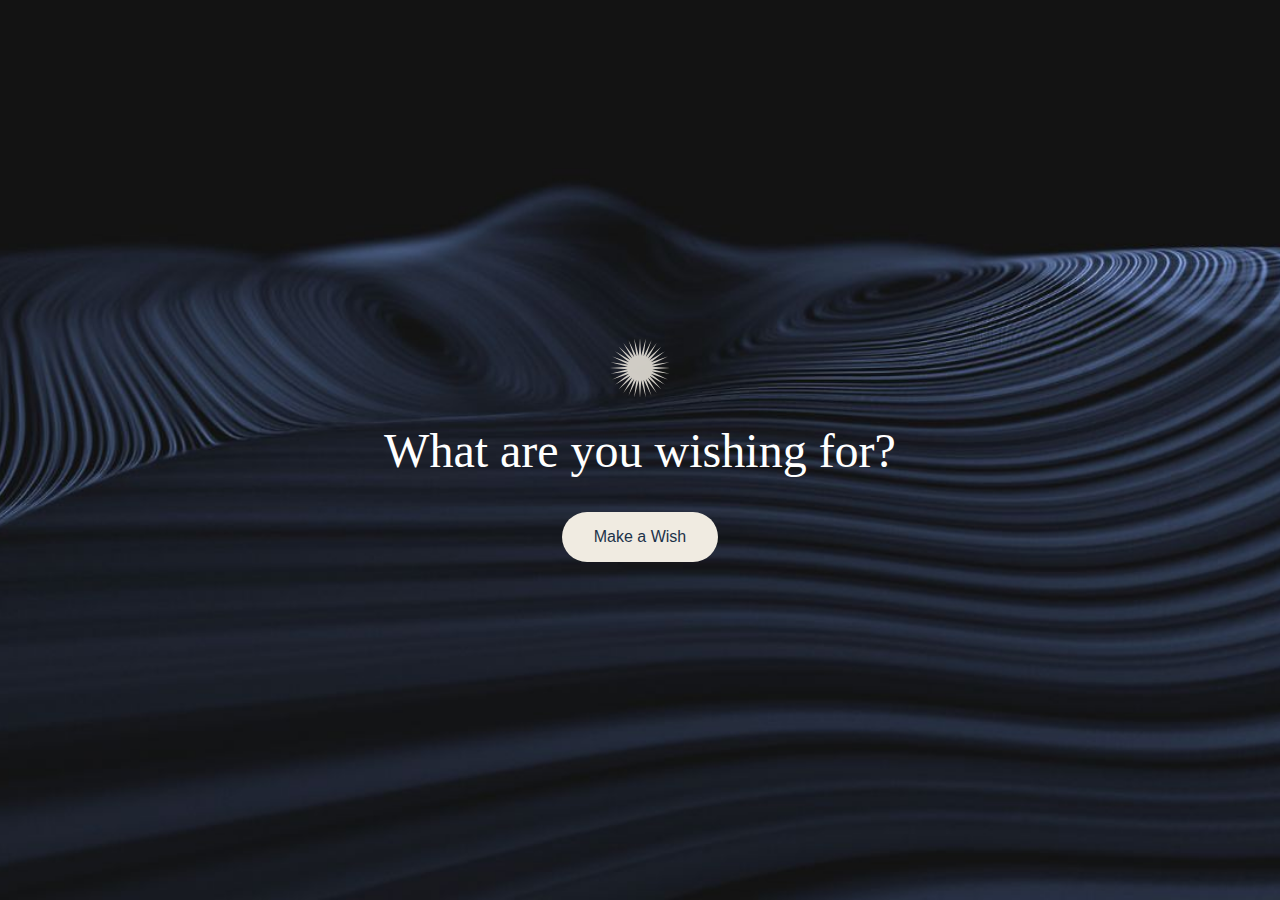
<file: index.html>
<!DOCTYPE html>
<html lang="en">
<head>
  <meta charset="UTF-8" />
  <meta name="viewport" content="width=device-width, initial-scale=1.0"/>
  <link rel="icon" href="images/starburst_dark.svg" type="image/svg+xml">
  <title>Make a wish</title>
  <link href="https://cdn.jsdelivr.net/npm/bootstrap@5.3.3/dist/css/bootstrap.min.css" rel="stylesheet" />
  <link rel="stylesheet" href="css/styles.css" />
</head>
<body>

  <div class="landing">
    <img src="images/starburst_light.svg" alt="" class="landing-icon">
    <h1>What are you wishing for?</h1>
    <a href="main.html" class="btn-hero">Make a Wish</a>
  </div>

  <script src="scripts.js"></script>
</body>
</html>
</file>
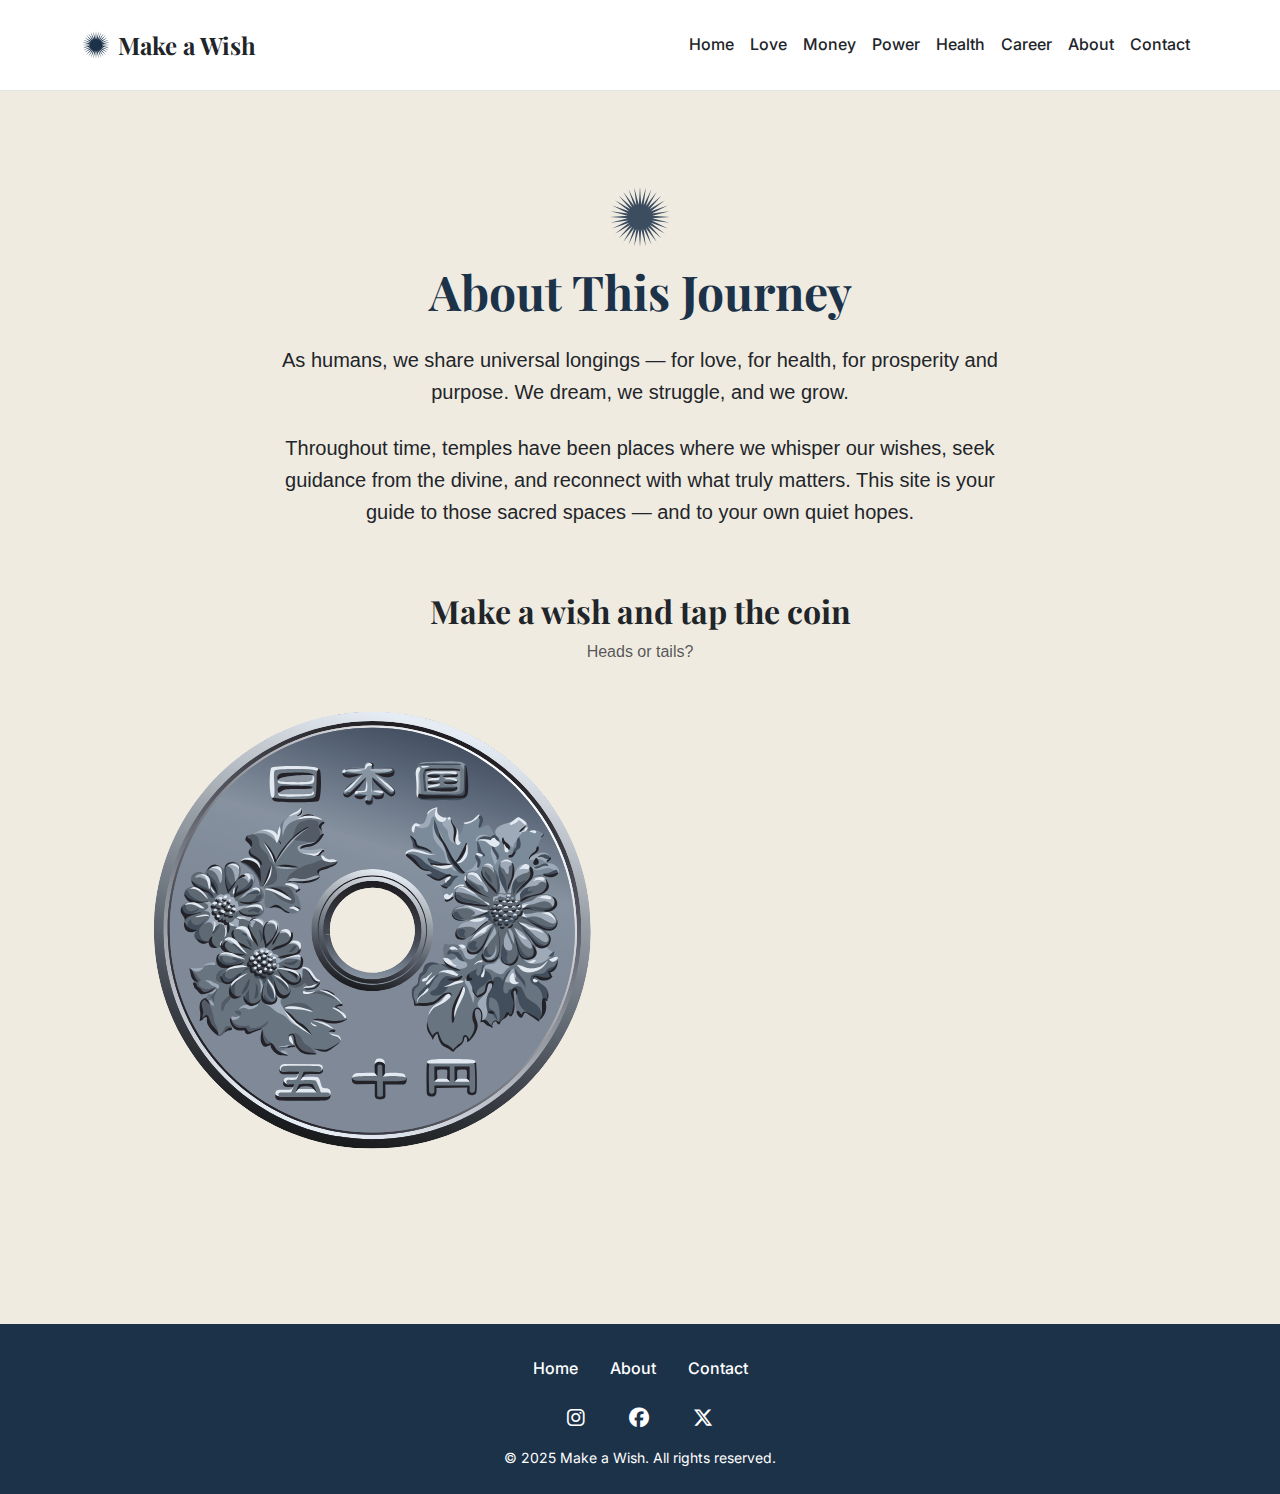
<file: about.html>
<!DOCTYPE html>
<html lang="en">
<head>
  <meta charset="UTF-8" />
  <meta name="viewport" content="width=device-width, initial-scale=1.0"/>
  <title>About | Make a wish</title>
  <link rel="icon" href="images/starburst_dark.svg" type="image/svg+xml">
  <link href="https://cdn.jsdelivr.net/npm/bootstrap@5.3.3/dist/css/bootstrap.min.css" rel="stylesheet">
  <link rel="stylesheet" href="https://cdnjs.cloudflare.com/ajax/libs/font-awesome/6.7.2/css/all.min.css">
  <link rel="stylesheet" href="css/styles.css">
  <link href="https://fonts.googleapis.com/css2?family=Inter:wght@400;500&family=Playfair+Display:wght@500;700&display=swap" rel="stylesheet">
</head>
<body>


<!-- Header -->
<header class="py-4 border-bottom bg-white">
  <div class="container d-flex justify-content-between align-items-center">
    <!-- Logo -->
    <a href="index.html" class="d-flex align-items-center text-decoration-none text-dark fw-bold fs-4">
      <img src="images/starburst_dark.svg" alt="Logo" class="me-2" style="width: 28px; height: 28px;">
      Make a Wish
    </a>

    <!-- Hamburger Button (visible on small screens) -->
<button id="hamburgerBtn" class="navbar-toggler d-lg-none border-0 ms-auto" type="button" aria-label="Toggle navigation">
  <i class="fas fa-bars fa-lg text-dark"></i>
</button>


    <!-- Navigation Menu -->
    <nav>
      <ul class="nav d-none d-lg-flex" id="desktopMenu">
        <li class="nav-item"><a href="main.html" class="nav-link px-2 text-dark">Home</a></li>
        <li class="nav-item"><a href="love.html" class="nav-link px-2 text-dark">Love</a></li>
        <li class="nav-item"><a href="money.html" class="nav-link px-2 text-dark">Money</a></li>
        <li class="nav-item"><a href="power.html" class="nav-link px-2 text-dark">Power</a></li>
        <li class="nav-item"><a href="health.html" class="nav-link px-2 text-dark">Health</a></li>
        <li class="nav-item"><a href="career.html" class="nav-link px-2 text-dark">Career</a></li>
        <li class="nav-item"><a href="about.html" class="nav-link px-2 text-dark">About</a></li>
        <li class="nav-item"><a href="contact.html" class="nav-link px-2 text-dark">Contact</a></li>
      </ul>
    </nav>
  </div>

  <!-- Mobile Menu (hidden by default) -->
  <div id="mobileMenu" class="d-lg-none d-none mt-3 px-3">
    <ul class="nav flex-column text-center">
      <li class="nav-item"><a href="main.html" class="nav-link text-dark py-2">Home</a></li>
      <li class="nav-item"><a href="love.html" class="nav-link text-dark py-2">Love</a></li>
      <li class="nav-item"><a href="money.html" class="nav-link text-dark py-2">Money</a></li>
      <li class="nav-item"><a href="power.html" class="nav-link text-dark py-2">Power</a></li>
      <li class="nav-item"><a href="health.html" class="nav-link text-dark py-2">Health</a></li>
      <li class="nav-item"><a href="career.html" class="nav-link text-dark py-2">Career</a></li>
      <li class="nav-item"><a href="about.html" class="nav-link text-dark py-2">About</a></li>
      <li class="nav-item"><a href="contact.html" class="nav-link text-dark py-2">Contact</a></li>
    </ul>
  </div>
</header>

<!-- About Section -->
<section class="py-5 mt-5 text-center text-dark">
  <div class="container">
    <img src="images/starburst_dark.svg" alt="" class="section-icon mb-3">
    <h1 class="mb-4 display-5 fw-bold">About This Journey</h1>

    <div class="row justify-content-center mb-5">
      <div class="col-md-8">
        <p class="fs-5">
          As humans, we share universal longings — for love, for health, for prosperity and purpose. We dream, we struggle, and we grow.
        </p>
        <p class="fs-5 mt-4">
          Throughout time, temples have been places where we whisper our wishes, seek guidance from the divine, and reconnect with what truly matters. This site is your guide to those sacred spaces — and to your own quiet hopes.
        </p>
      </div>
    </div>

<!-- Coin Flip Mini Game -->
<div class="coin-game text-center mt-5 mb-5">
  <h2 class="fw-bold text-dark">Make a wish and tap the coin </h2>
  <p class="text-muted">Heads or tails? </p>
  <div id="coinFlipGame">
    <img src="images/coin.png" alt="Flip Coin" id="coin" class="coin-img">
    <p id="coinResult" class="fw-semibold mt-3"></p>
  </div>
</div>

</section>


<!-- Footer -->
<footer class="custom-footer text-white text-center py-4 mt-5">
  <div class="container">
    <ul class="nav justify-content-center mb-3">
      <li class="nav-item"><a href="main.html" class="nav-link text-white">Home</a></li>
      <li class="nav-item"><a href="about.html" class="nav-link text-white">About</a></li>
      <li class="nav-item"><a href="contact.html" class="nav-link text-white">Contact</a></li>
    </ul>
    <div class="mb-3">
      <a href="https://instagram.com/templewishes" class="text-white mx-2" target="_blank"><i class="fab fa-instagram fa-lg"></i></a>
      <a href="https://facebook.com/templewishes" class="text-white mx-2" target="_blank"><i class="fab fa-facebook fa-lg"></i></a>
      <a href="https://x.com/templewishes" class="text-white mx-2" target="_blank"><i class="fab fa-x-twitter fa-lg"></i></a>
    </div>
    <p class="mb-0">&copy; 2025 Make a Wish. All rights reserved.</p>
  </div>
</footer>

<script src="https://cdn.jsdelivr.net/npm/bootstrap@5.3.3/dist/js/bootstrap.bundle.min.js"></script>
<script src="js/scripts.js"></script>
</body>
</html>
</file>
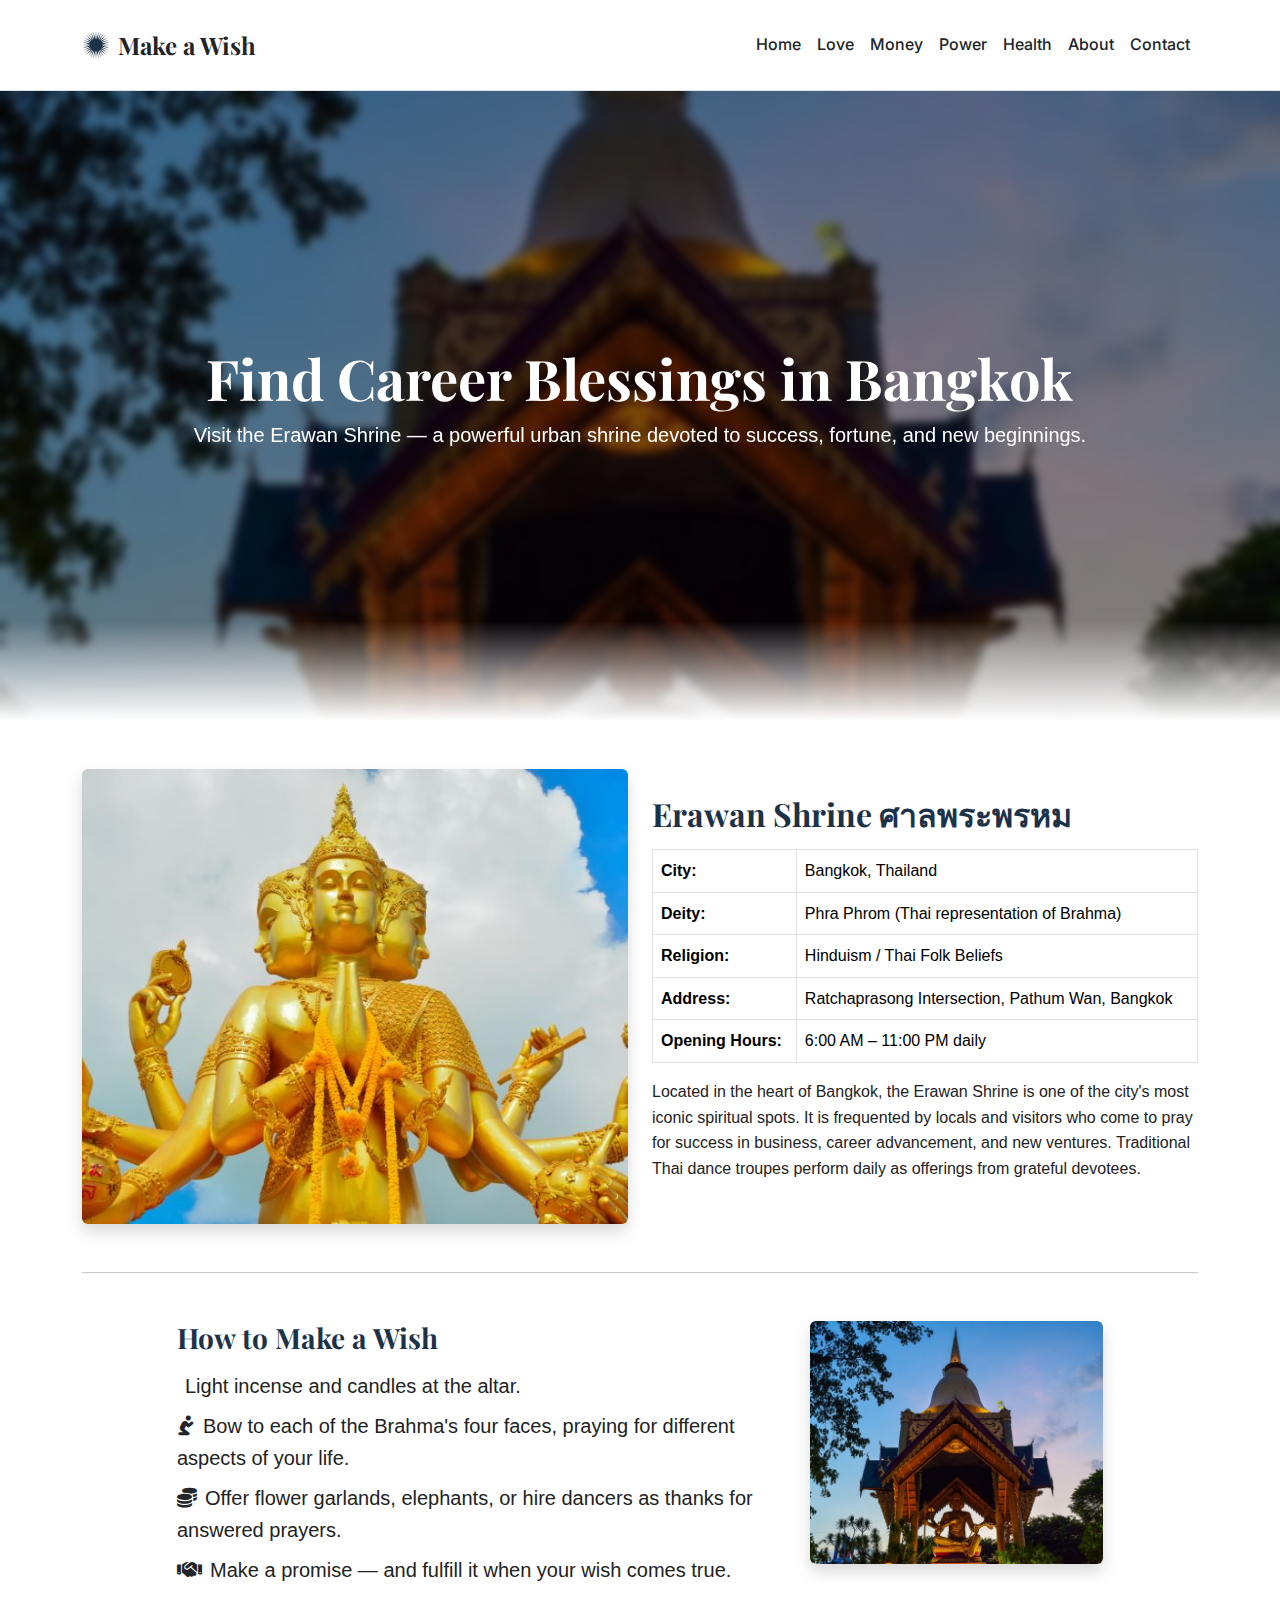
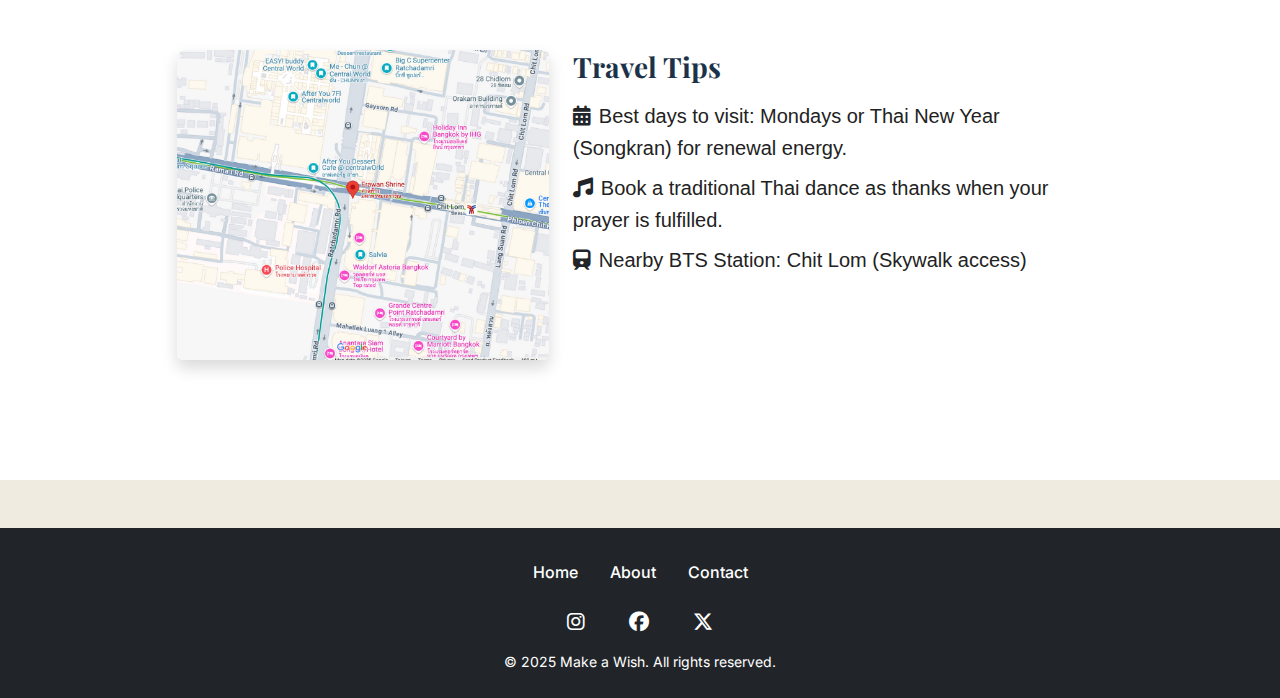
<file: career.html>
<!DOCTYPE html>
<html lang="en">
<head>
  <meta charset="UTF-8">
  <meta name="viewport" content="width=device-width, initial-scale=1.0">
  <title>Career | Erawan Shrine Bangkok</title>
  <link rel="icon" href="images/starburst_dark.svg" type="image/svg+xml">
  <link href="https://cdn.jsdelivr.net/npm/bootstrap@5.3.3/dist/css/bootstrap.min.css" rel="stylesheet">
  <link rel="stylesheet" href="https://cdnjs.cloudflare.com/ajax/libs/font-awesome/6.7.2/css/all.min.css">
  <link rel="stylesheet" href="css/styles.css">
  <link href="https://fonts.googleapis.com/css2?family=Inter:wght@400;500&family=Playfair+Display:wght@500;700&display=swap" rel="stylesheet">
</head>
<body>

<!-- Header -->
<!-- Header -->
<header class="py-4 border-bottom bg-white">
  <div class="container d-flex justify-content-between align-items-center">
    <a href="index.html" class="d-flex align-items-center text-decoration-none text-dark fw-bold fs-4">
      <img src="images/starburst_dark.svg" alt="Logo" class="me-2" style="width: 28px; height: 28px;">
      Make a Wish
    </a>
    <nav>
      <ul class="nav">
        <li class="nav-item"><a href="main.html" class="nav-link px-2 text-dark">Home</a></li>
        <li class="nav-item"><a href="love.html" class="nav-link px-2 text-dark">Love</a></li>
        <li class="nav-item"><a href="money.html" class="nav-link px-2 text-dark">Money</a></li>
        <li class="nav-item"><a href="power.html" class="nav-link px-2 text-dark">Power</a></li>
        <li class="nav-item"><a href="health.html" class="nav-link px-2 text-dark">Health</a></li>
        <li class="nav-item"><a href="about.html" class="nav-link px-2 text-dark">About</a></li>
        <li class="nav-item"><a href="contact.html" class="nav-link px-2 text-dark">Contact</a></li>
      </ul>
    </nav>
  </div>
</header>


<!-- Hero Background Section -->
<section class="hero hero-career text-center d-flex align-items-center justify-content-center" style="background-image: url('images/hero-career.jpg');">
  <div class="hero-content text-white">
    <h1 class="display-4 fw-bold">Find Career Blessings in Bangkok</h1>
    <p class="lead">Visit the Erawan Shrine — a powerful urban shrine devoted to success, fortune, and new beginnings.</p>
  </div>
</section>

<!-- Temple Overview -->
<section class="py-5 bg-white">
  <div class="container">
    <div class="row justify-content-center align-items-center mb-5">
      <div class="col-lg-6 mb-4 mb-lg-0">
        <img src="images/career-ThaiBrahma.jpg" alt="Erawan Shrine" class="img-fluid rounded shadow">
      </div>
      <div class="col-lg-6">
        <h2 class="fw-bold mb-3">Erawan Shrine ศาลพระพรหม</h2>
        <table class="table table-bordered">
          <tbody>
            <tr><th scope="row">City:</th><td>Bangkok, Thailand</td></tr>
            <tr><th scope="row">Deity:</th><td>Phra Phrom (Thai representation of Brahma)</td></tr>
            <tr><th scope="row">Religion:</th><td>Hinduism / Thai Folk Beliefs</td></tr>
            <tr><th scope="row">Address:</th><td>Ratchaprasong Intersection, Pathum Wan, Bangkok</td></tr>
            <tr><th scope="row">Opening Hours:</th><td>6:00 AM – 11:00 PM daily</td></tr>
          </tbody>
        </table>
        <p class="mt-3">Located in the heart of Bangkok, the Erawan Shrine is one of the city's most iconic spiritual spots. It is frequented by locals and visitors who come to pray for success in business, career advancement, and new ventures. Traditional Thai dance troupes perform daily as offerings from grateful devotees.</p>
      </div>
    </div>

    <hr class="my-5">

    <!-- How to Make a Wish -->
    <div class="row justify-content-center mb-5">
      <div class="col-md-10">
        <div class="row align-items-start">
          <div class="col-md-8">
            <h3 class="fw-bold mb-3">How to Make a Wish</h3>
            <ol class="fs-5 temple-icons list-unstyled">
              <li class="mb-2"><i class="fas fa-incense me-2 text-dark"></i>Light incense and candles at the altar.</li>
              <li class="mb-2"><i class="fas fa-pray me-2 text-dark"></i>Bow to each of the Brahma's four faces, praying for different aspects of your life.</li>
              <li class="mb-2"><i class="fas fa-coins me-2 text-dark"></i>Offer flower garlands, elephants, or hire dancers as thanks for answered prayers.</li>
              <li class="mb-2"><i class="fas fa-handshake me-2 text-dark"></i>Make a promise — and fulfill it when your wish comes true.</li>
            </ol>
          </div>
          <div class="col-md-4">
            <img src="images/hero-career.jpg" alt="Wishing at Erawan" class="img-fluid rounded shadow mb-4">
          </div>
        </div>

        <!-- Travel Tips -->
        <div class="row align-items-start mt-5">
          <div class="col-md-5 mb-4">
            <img src="images/career-map.png" alt="Bangkok Map" class="img-fluid rounded shadow">
          </div>
          <div class="col-md-7">
            <h3 class="fw-bold mb-3">Travel Tips</h3>
            <ul class="fs-5 temple-icons list-unstyled">
              <li class="mb-2"><i class="fas fa-calendar-alt me-2 text-dark"></i>Best days to visit: Mondays or Thai New Year (Songkran) for renewal energy.</li>
              <li class="mb-2"><i class="fas fa-music me-2 text-dark"></i>Book a traditional Thai dance as thanks when your prayer is fulfilled.</li>
              <li class="mb-2"><i class="fas fa-train me-2 text-dark"></i>Nearby BTS Station: Chit Lom (Skywalk access)</li>
            </ul>
          </div>
        </div>
      </div>
    </div>
  </div>
</section>

<!-- Footer -->
<footer class="bg-dark text-white text-center py-4 mt-5">
  <div class="container">
    <ul class="nav justify-content-center mb-3">
      <li class="nav-item"><a href="main.html" class="nav-link text-white">Home</a></li>
      <li class="nav-item"><a href="about.html" class="nav-link text-white">About</a></li>
      <li class="nav-item"><a href="contact.html" class="nav-link text-white">Contact</a></li>
    </ul>
    <div class="mb-3">
      <a href="https://instagram.com/templewishes" class="text-white mx-2" target="_blank"><i class="fab fa-instagram fa-lg"></i></a>
      <a href="https://facebook.com/templewishes" class="text-white mx-2" target="_blank"><i class="fab fa-facebook fa-lg"></i></a>
      <a href="https://x.com/templewishes" class="text-white mx-2" target="_blank"><i class="fab fa-x-twitter fa-lg"></i></a>
    </div>
    <p class="mb-0">&copy; 2025 Make a Wish. All rights reserved.</p>
  </div>
</footer>

<!-- Scripts -->
<script src="https://cdn.jsdelivr.net/npm/bootstrap@5.3.3/dist/js/bootstrap.bundle.min.js"></script>
<script src="js/scripts.js"></script>

</body>
</html>
</file>
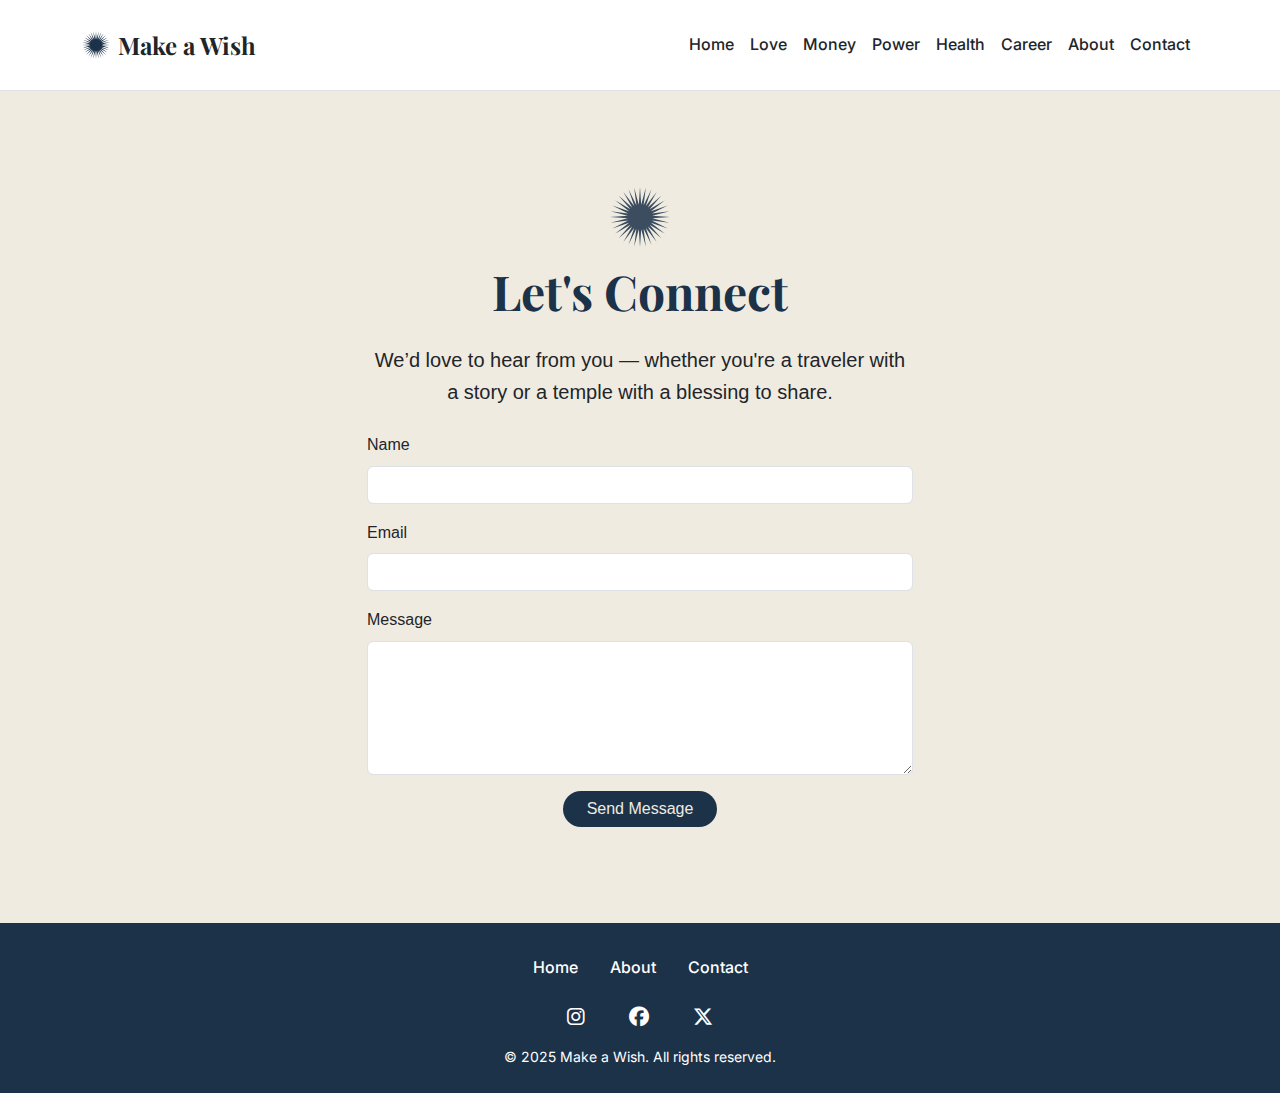
<file: contact.html>
<!DOCTYPE html>
<html lang="en">
<head>
  <meta charset="UTF-8" />
  <meta name="viewport" content="width=device-width, initial-scale=1.0"/>
  <title>Contact | Make a wish</title>
  <link rel="icon" href="images/starburst_dark.svg" type="image/svg+xml">
  <link href="https://cdn.jsdelivr.net/npm/bootstrap@5.3.3/dist/css/bootstrap.min.css" rel="stylesheet">
  <link rel="stylesheet" href="https://cdnjs.cloudflare.com/ajax/libs/font-awesome/6.7.2/css/all.min.css">
  <link rel="stylesheet" href="css/styles.css">
  <link href="https://fonts.googleapis.com/css2?family=Inter:wght@400;500&family=Playfair+Display:wght@500;700&display=swap" rel="stylesheet">
</head>
<body>

<!-- Header -->
<header class="py-4 border-bottom bg-white">
  <div class="container d-flex justify-content-between align-items-center">
    <!-- Logo -->
    <a href="index.html" class="d-flex align-items-center text-decoration-none text-dark fw-bold fs-4">
      <img src="images/starburst_dark.svg" alt="Logo" class="me-2" style="width: 28px; height: 28px;">
      Make a Wish
    </a>

    <!-- Hamburger Button (visible on small screens) -->
<button id="hamburgerBtn" class="navbar-toggler d-lg-none border-0 ms-auto" type="button" aria-label="Toggle navigation">
  <i class="fas fa-bars fa-lg text-dark"></i>
</button>


    <!-- Navigation Menu -->
    <nav>
      <ul class="nav d-none d-lg-flex" id="desktopMenu">
        <li class="nav-item"><a href="main.html" class="nav-link px-2 text-dark">Home</a></li>
        <li class="nav-item"><a href="love.html" class="nav-link px-2 text-dark">Love</a></li>
        <li class="nav-item"><a href="money.html" class="nav-link px-2 text-dark">Money</a></li>
        <li class="nav-item"><a href="power.html" class="nav-link px-2 text-dark">Power</a></li>
        <li class="nav-item"><a href="health.html" class="nav-link px-2 text-dark">Health</a></li>
        <li class="nav-item"><a href="career.html" class="nav-link px-2 text-dark">Career</a></li>
        <li class="nav-item"><a href="about.html" class="nav-link px-2 text-dark">About</a></li>
        <li class="nav-item"><a href="contact.html" class="nav-link px-2 text-dark">Contact</a></li>
      </ul>
    </nav>
  </div>

  <!-- Mobile Menu (hidden by default) -->
  <div id="mobileMenu" class="d-lg-none d-none mt-3 px-3">
    <ul class="nav flex-column text-center">
      <li class="nav-item"><a href="main.html" class="nav-link text-dark py-2">Home</a></li>
      <li class="nav-item"><a href="love.html" class="nav-link text-dark py-2">Love</a></li>
      <li class="nav-item"><a href="money.html" class="nav-link text-dark py-2">Money</a></li>
      <li class="nav-item"><a href="power.html" class="nav-link text-dark py-2">Power</a></li>
      <li class="nav-item"><a href="health.html" class="nav-link text-dark py-2">Health</a></li>
      <li class="nav-item"><a href="career.html" class="nav-link text-dark py-2">Career</a></li>
      <li class="nav-item"><a href="about.html" class="nav-link text-dark py-2">About</a></li>
      <li class="nav-item"><a href="contact.html" class="nav-link text-dark py-2">Contact</a></li>
    </ul>
  </div>
</header>


<!-- Contact Section -->
<section class="py-5 mt-5 text-center text-dark">
  <div class="container">
    <img src="images/starburst_dark.svg" alt="" class="section-icon mb-3">
    <h1 class="mb-4 display-5 fw-bold">Let's Connect</h1>

    <div class="row justify-content-center">
      <div class="col-md-6">
        <p class="fs-5 mb-4">We’d love to hear from you — whether you're a traveler with a story or a temple with a blessing to share.</p>
        <form>
          <div class="mb-3 text-start">
            <label for="name" class="form-label">Name</label>
            <input type="text" class="form-control" id="name" required>
          </div>
          <div class="mb-3 text-start">
            <label for="email" class="form-label">Email</label>
            <input type="email" class="form-control" id="email" required>
          </div>
          <div class="mb-3 text-start">
            <label for="message" class="form-label">Message</label>
            <textarea class="form-control" id="message" rows="5" required></textarea>
          </div>
          <button type="submit" class="btn btn-dark rounded-pill px-4">Send Message</button>
        </form>
      </div>
    </div>
  </div>
</section>

<!-- Footer -->
<footer class="custom-footer text-white text-center py-4 mt-5">
  <div class="container">
    <ul class="nav justify-content-center mb-3">
      <li class="nav-item"><a href="main.html" class="nav-link text-white">Home</a></li>
      <li class="nav-item"><a href="about.html" class="nav-link text-white">About</a></li>
      <li class="nav-item"><a href="contact.html" class="nav-link text-white">Contact</a></li>
    </ul>
    <div class="mb-3">
      <a href="https://instagram.com/templewishes" class="text-white mx-2" target="_blank"><i class="fab fa-instagram fa-lg"></i></a>
      <a href="https://facebook.com/templewishes" class="text-white mx-2" target="_blank"><i class="fab fa-facebook fa-lg"></i></a>
      <a href="https://x.com/templewishes" class="text-white mx-2" target="_blank"><i class="fab fa-x-twitter fa-lg"></i></a>
    </div>
    <p class="mb-0">&copy; 2025 Make a Wish. All rights reserved.</p>
  </div>
</footer>

<script src="https://cdn.jsdelivr.net/npm/bootstrap@5.3.3/dist/js/bootstrap.bundle.min.js"></script>
<script src="js/scripts.js"></script>
</body>
</html>
</file>
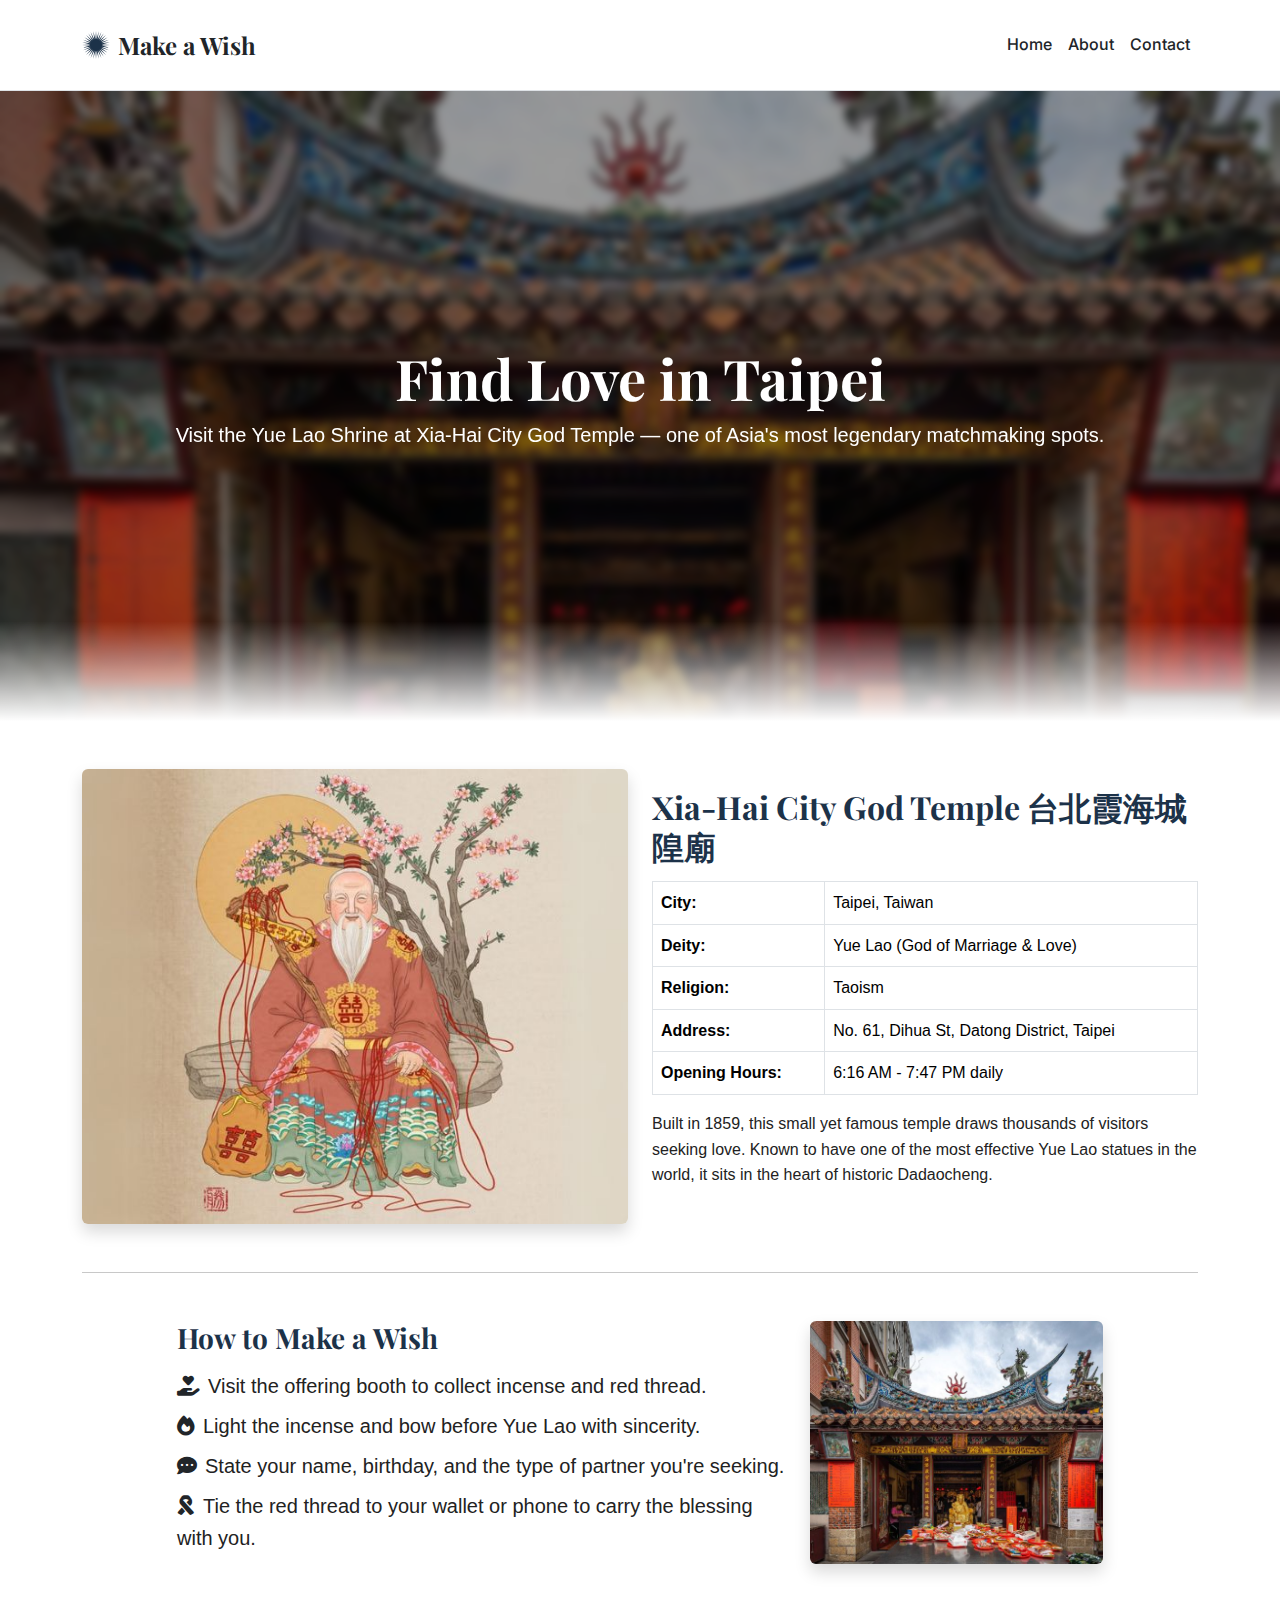
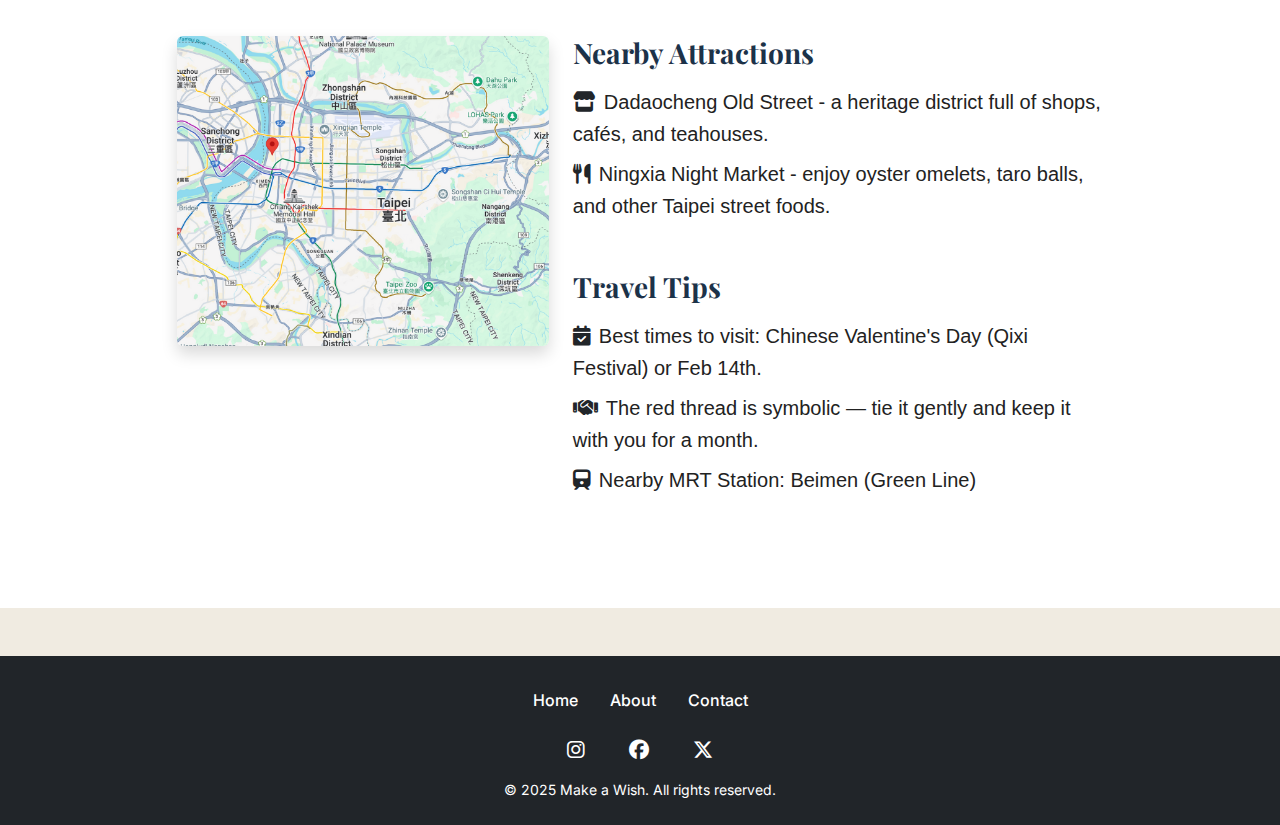
<file: love.html>
<!DOCTYPE html>
<html lang="en">
<head>
  <meta charset="UTF-8">
  <meta name="viewport" content="width=device-width, initial-scale=1.0">
  <title>Love | Yue Lao Shrine Taipei</title>
  <link rel="icon" href="images/starburst_dark.svg" type="image/svg+xml">
  <link href="https://cdn.jsdelivr.net/npm/bootstrap@5.3.3/dist/css/bootstrap.min.css" rel="stylesheet">
  <link rel="stylesheet" href="https://cdnjs.cloudflare.com/ajax/libs/font-awesome/6.7.2/css/all.min.css">
  <link rel="stylesheet" href="css/styles.css">
  <link href="https://fonts.googleapis.com/css2?family=Inter:wght@400;500&family=Playfair+Display:wght@500;700&display=swap" rel="stylesheet">
</head>
<body>

<!-- Header -->
<header class="py-4 border-bottom bg-white">
  <div class="container d-flex justify-content-between align-items-center">
    <a href="index.html" class="d-flex align-items-center text-decoration-none text-dark fw-bold fs-4">
      <img src="images/starburst_dark.svg" alt="Logo" class="me-2" style="width: 28px; height: 28px;">
      Make a Wish
    </a>
    <nav>
      <ul class="nav">
        <li class="nav-item"><a href="main.html" class="nav-link px-2 text-dark">Home</a></li>
        <li class="nav-item"><a href="about.html" class="nav-link px-2 text-dark active">About</a></li>
        <li class="nav-item"><a href="contact.html" class="nav-link px-2 text-dark">Contact</a></li>
      </ul>
    </nav>
  </div>
</header>

<!-- Hero Background Section -->
<section class="hero hero-love text-center d-flex align-items-center justify-content-center">
  <div class="hero-content text-white">
    <h1 class="display-4 fw-bold">Find Love in Taipei</h1>
    <p class="lead">Visit the Yue Lao Shrine at Xia-Hai City God Temple — one of Asia's most legendary matchmaking spots.</p>
  </div>
</section>

<!-- Temple Overview -->
<section class="py-5 bg-white">
  <div class="container">
    <div class="row justify-content-center align-items-center mb-5">
      <div class="col-lg-6 mb-4 mb-lg-0">
        <img src="images/love-YueLao.jpg" alt="Yue Lao Deity" class="img-fluid rounded shadow">
      </div>
      <div class="col-lg-6">
        <h2 class="fw-bold mb-3">Xia-Hai City God Temple 台北霞海城隍廟</h2>
        <table class="table table-bordered">
          <tbody>
            <tr><th scope="row">City:</th><td>Taipei, Taiwan</td></tr>
            <tr><th scope="row">Deity:</th><td>Yue Lao (God of Marriage & Love)</td></tr>
            <tr><th scope="row">Religion:</th><td>Taoism</td></tr>
            <tr><th scope="row">Address:</th><td>No. 61, Dihua St, Datong District, Taipei</td></tr>
            <tr><th scope="row">Opening Hours:</th><td>6:16 AM - 7:47 PM daily</td></tr>
          </tbody>
        </table>
        <p class="mt-3">Built in 1859, this small yet famous temple draws thousands of visitors seeking love. Known to have one of the most effective Yue Lao statues in the world, it sits in the heart of historic Dadaocheng.</p>
      </div>
    </div>

    <hr class="my-5">

    <!-- How to Make a Wish -->
    <div class="row justify-content-center mb-5">
      <div class="col-md-10">
        <div class="row align-items-start">
          <div class="col-md-8">
            <h3 class="fw-bold mb-3">How to Make a Wish</h3>
            <ol class="fs-5 temple-icons list-unstyled">
              <li class="mb-2"><i class="fas fa-hand-holding-heart me-2 text-dark"></i>Visit the offering booth to collect incense and red thread.</li>
              <li class="mb-2"><i class="fas fa-fire me-2 text-dark"></i>Light the incense and bow before Yue Lao with sincerity.</li>
              <li class="mb-2"><i class="fas fa-comment-dots me-2 text-dark"></i>State your name, birthday, and the type of partner you're seeking.</li>
              <li class="mb-2"><i class="fas fa-ribbon me-2 text-dark"></i>Tie the red thread to your wallet or phone to carry the blessing with you.</li>
            </ol>
          </div>
          <div class="col-md-4">
            <img src="images/hero-love.jpg" alt="Yue Lao Temple" class="img-fluid rounded shadow mb-4">
          </div>
        </div>

        <!-- Nearby Attractions -->
        <div class="row align-items-start mt-5">
          <div class="col-md-5 mb-4">
            <img src="images/love-map.png" alt="Taipei Map" class="img-fluid rounded shadow">
          </div>
          <div class="col-md-7">
            <h3 class="fw-bold mb-3">Nearby Attractions</h3>
            <ul class="fs-5 temple-icons list-unstyled">
              <li class="mb-2"><i class="fas fa-store me-2 text-dark"></i>Dadaocheng Old Street - a heritage district full of shops, cafés, and teahouses.</li>
              <li class="mb-2"><i class="fas fa-utensils me-2 text-dark"></i>Ningxia Night Market - enjoy oyster omelets, taro balls, and other Taipei street foods.</li>
            </ul>

            <h3 class="fw-bold mt-5 mb-3">Travel Tips</h3>
            <ul class="fs-5 temple-icons list-unstyled">
              <li class="mb-2"><i class="fas fa-calendar-check me-2 text-dark"></i>Best times to visit: Chinese Valentine's Day (Qixi Festival) or Feb 14th.</li>
              <li class="mb-2"><i class="fas fa-handshake me-2 text-dark"></i>The red thread is symbolic — tie it gently and keep it with you for a month.</li>
              <li class="mb-2"><i class="fas fa-train me-2 text-dark"></i>Nearby MRT Station: Beimen (Green Line)</li>
            </ul>
          </div>
        </div>
      </div>
    </div>
  </div>
</section>



<!-- Footer -->
<footer class="bg-dark text-white text-center py-4 mt-5">
  <div class="container">
    <ul class="nav justify-content-center mb-3">
      <li class="nav-item"><a href="main.html" class="nav-link text-white">Home</a></li>
      <li class="nav-item"><a href="about.html" class="nav-link text-white">About</a></li>
      <li class="nav-item"><a href="contact.html" class="nav-link text-white">Contact</a></li>
    </ul>
    <div class="mb-3">
      <a href="https://instagram.com/templewishes" class="text-white mx-2" target="_blank"><i class="fab fa-instagram fa-lg"></i></a>
      <a href="https://facebook.com/templewishes" class="text-white mx-2" target="_blank"><i class="fab fa-facebook fa-lg"></i></a>
      <a href="https://x.com/templewishes" class="text-white mx-2" target="_blank"><i class="fab fa-x-twitter fa-lg"></i></a>
    </div>
    <p class="mb-0">&copy; 2025 Make a Wish. All rights reserved.</p>
  </div>
</footer>

<!-- Scripts -->
<script src="https://cdn.jsdelivr.net/npm/bootstrap@5.3.3/dist/js/bootstrap.bundle.min.js"></script>
<script src="js/scripts.js"></script>


</body>
</html>
</file>
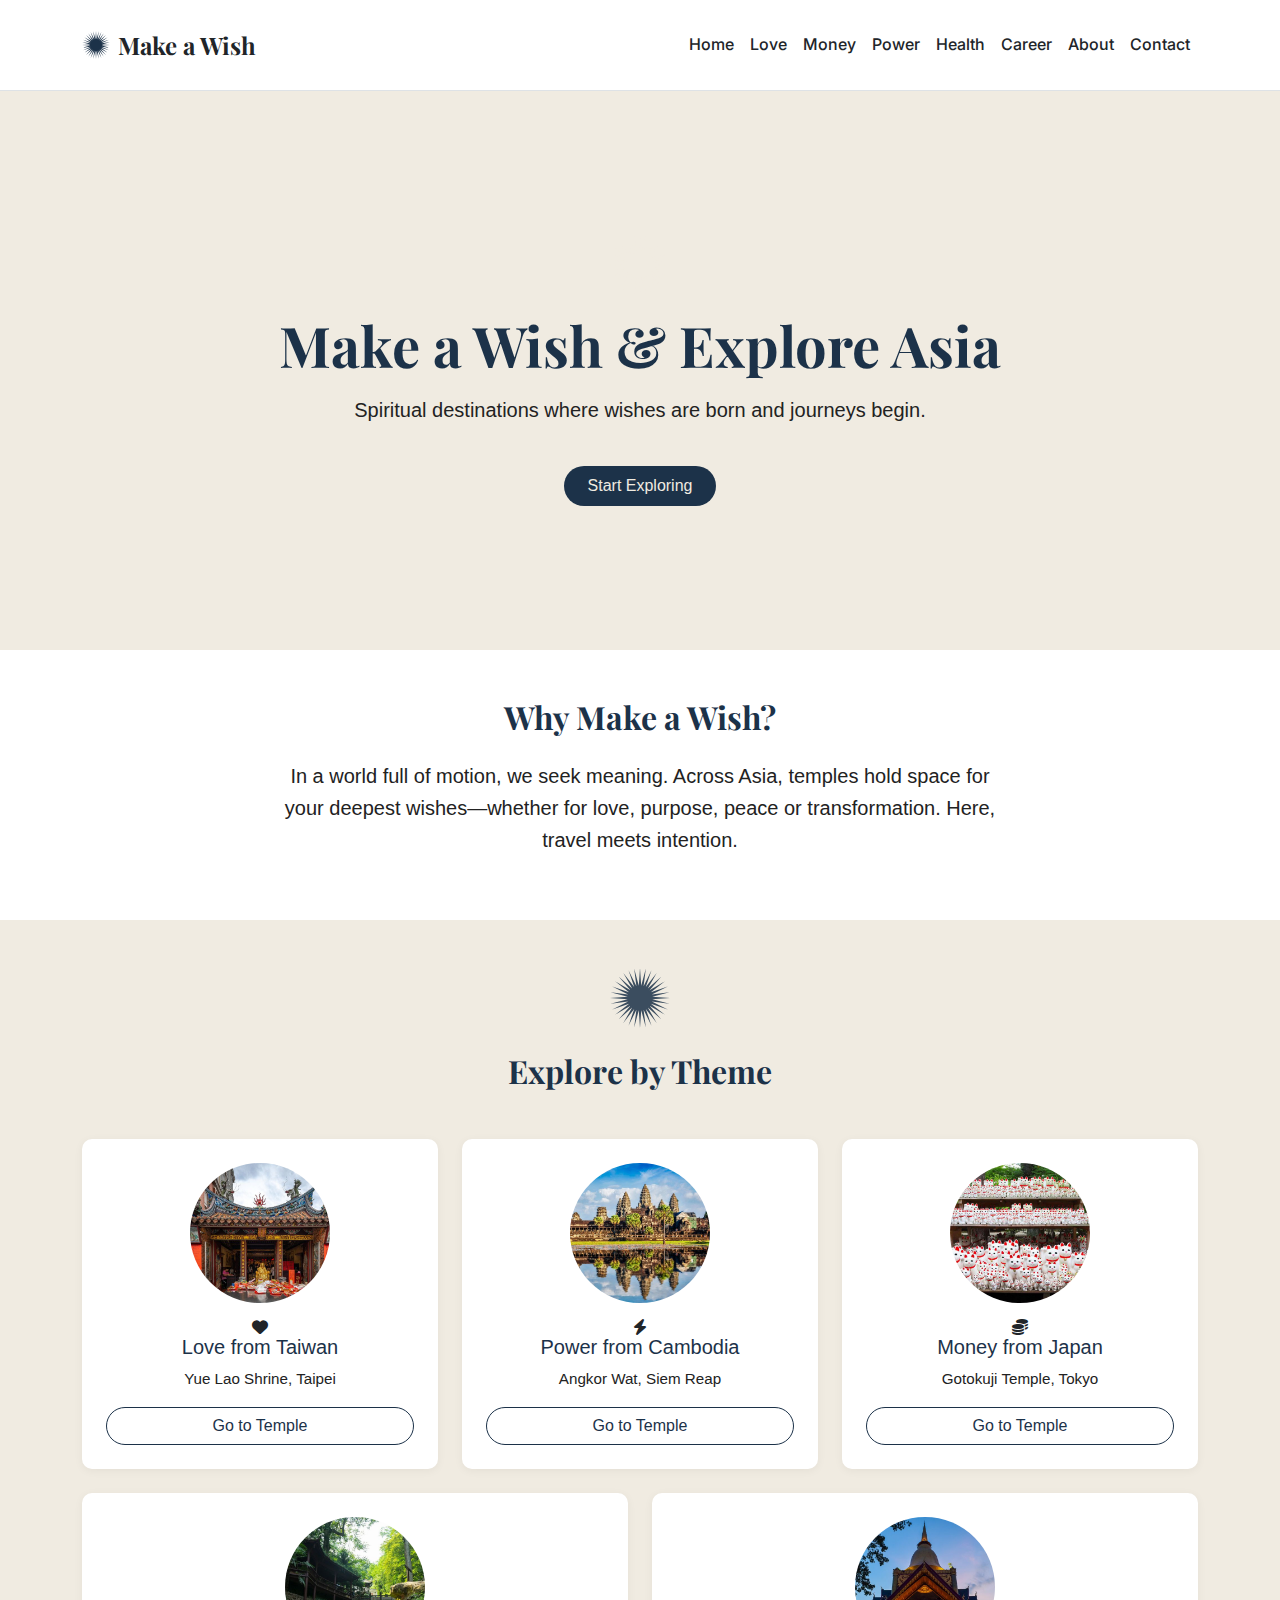
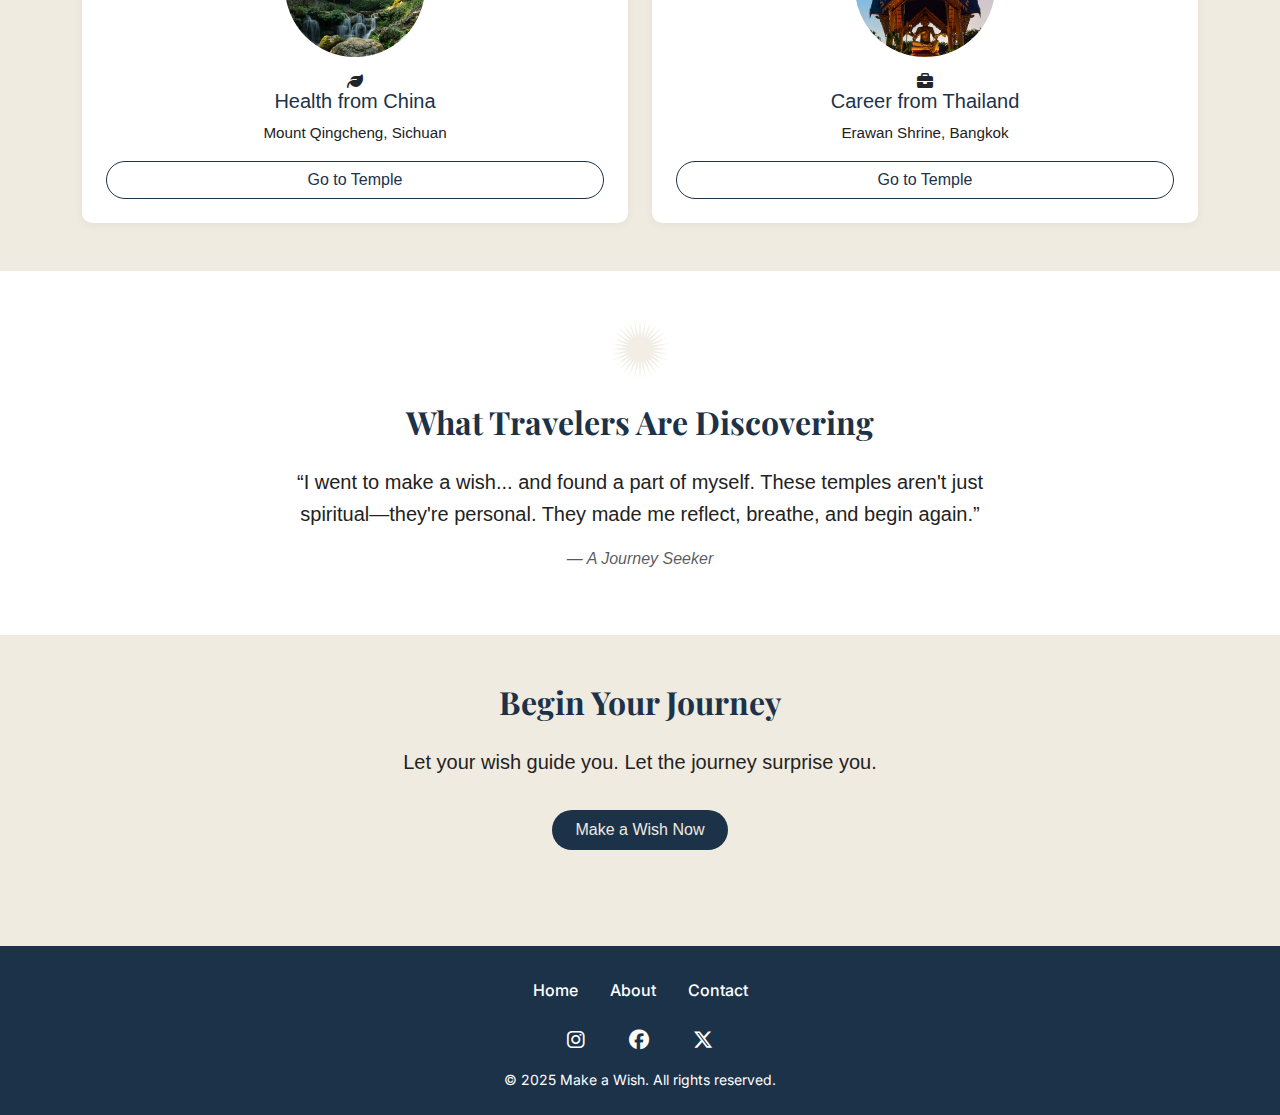
<file: main.html>
<!DOCTYPE html>
<html lang="en">
<head>
  <meta charset="UTF-8" />
  <meta name="viewport" content="width=device-width, initial-scale=1.0" />
  <title>Temple Travel Guide - Make a Wish & Explore Asia</title>
  <link rel="icon" href="images/starburst_dark.svg" type="image/svg+xml">
  <link href="https://cdn.jsdelivr.net/npm/bootstrap@5.3.3/dist/css/bootstrap.min.css" rel="stylesheet" />
  <link rel="stylesheet" href="https://cdnjs.cloudflare.com/ajax/libs/font-awesome/6.7.2/css/all.min.css" />
  <link rel="stylesheet" href="css/styles.css" />
  <link href="https://fonts.googleapis.com/css2?family=Inter:wght@400;500&family=Playfair+Display:wght@500;700&display=swap" rel="stylesheet">
</head>
<body>


<!-- Header -->
<header class="py-4 border-bottom bg-white">
  <div class="container d-flex justify-content-between align-items-center">
    <a href="index.html" class="d-flex align-items-center text-decoration-none text-dark fw-bold fs-4">
      <img src="images/starburst_dark.svg" alt="Logo" class="me-2" style="width: 28px; height: 28px;">
      Make a Wish
    </a>
    <nav>
      <ul class="nav">
        <li class="nav-item"><a href="main.html" class="nav-link px-2 text-dark">Home</a></li>
        <li class="nav-item"><a href="love.html" class="nav-link px-2 text-dark">Love</a></li>
        <li class="nav-item"><a href="money.html" class="nav-link px-2 text-dark">Money</a></li>
        <li class="nav-item"><a href="power.html" class="nav-link px-2 text-dark">Power</a></li>
        <li class="nav-item"><a href="health.html" class="nav-link px-2 text-dark">Health</a></li>
        <li class="nav-item"><a href="career.html" class="nav-link px-2 text-dark">Career</a></li>
        <li class="nav-item"><a href="about.html" class="nav-link px-2 text-dark">About</a></li>
        <li class="nav-item"><a href="contact.html" class="nav-link px-2 text-dark">Contact</a></li>
      </ul>
    </nav>
  </div>
</header>


  
<!-- Hero Section -->
<section class="hero-section text-center">
  <div class="container py-5">
    <img src="images/starburst_light.svg" alt="" class="section-icon mb-3">
    <h1 class="display-4 fw-bold">Make a Wish & Explore Asia</h1>
    <p class="lead mt-3">Spiritual destinations where wishes are born and journeys begin.</p>
    <a href="love.html" class="btn btn-dark mt-4 px-4 py-2 rounded-pill">Start Exploring</a>
  </div>
</section>

<!-- Introduction Section -->
<section class="intro-section text-center">
  <div class="container py-5">
    <h2 class="fw-bold mb-4">Why Make a Wish?</h2>
    <p class="fs-5 mx-auto" style="max-width: 720px;">
      In a world full of motion, we seek meaning. Across Asia, temples hold space for your deepest wishes—whether for love, purpose, peace or transformation. Here, travel meets intention.
    </p>
  </div>
</section>

<!-- Explore by Theme -->
<section class="theme-section text-center">
  <div class="container py-5">
    <img src="images/starburst_dark.svg" alt="" class="section-icon mb-4">
    <h2 class="fw-bold mb-5">Explore by Theme</h2>
    <div class="row g-4">

      <div class="col-md-4">
        <div class="card theme-card h-100">
          <img src="images/hero-love.jpg" class="rounded-circle mb-3 mx-auto" style="width: 140px; height: 140px; object-fit: cover;">
          <i class="fa-solid fa-heart theme-icon"></i>
          <h5 class="card-title">Love from Taiwan</h5>
          <p class="card-text">Yue Lao Shrine, Taipei</p>
          <a href="love.html" class="btn btn-outline-dark rounded-pill">Go to Temple</a>
        </div>
      </div>

      <div class="col-md-4">
        <div class="card theme-card h-100">
          <img src="images/hero-power.jpg" class="rounded-circle mb-3 mx-auto" style="width: 140px; height: 140px; object-fit: cover;">
          <i class="fa-solid fa-bolt theme-icon"></i>
          <h5 class="card-title">Power from Cambodia</h5>
          <p class="card-text">Angkor Wat, Siem Reap</p>
          <a href="power.html" class="btn btn-outline-dark rounded-pill">Go to Temple</a>
        </div>
      </div>

      <div class="col-md-4">
        <div class="card theme-card h-100">
          <img src="images/hero-money.jpg.jpg" class="rounded-circle mb-3 mx-auto" style="width: 140px; height: 140px; object-fit: cover;">
          <i class="fa-solid fa-coins theme-icon"></i>
          <h5 class="card-title">Money from Japan</h5>
          <p class="card-text">Gotokuji Temple, Tokyo</p>
          <a href="money.html" class="btn btn-outline-dark rounded-pill">Go to Temple</a>
        </div>
      </div>

      <div class="col-md-6">
        <div class="card theme-card h-100">
          <img src="images/hero-health.jpg" class="rounded-circle mb-3 mx-auto" style="width: 140px; height: 140px; object-fit: cover;">
          <i class="fa-solid fa-leaf theme-icon"></i>
          <h5 class="card-title">Health from China</h5>
          <p class="card-text">Mount Qingcheng, Sichuan</p>
          <a href="health.html" class="btn btn-outline-dark rounded-pill">Go to Temple</a>
        </div>
      </div>

      <div class="col-md-6">
        <div class="card theme-card h-100">
          <img src="images/hero-career.jpg" class="rounded-circle mb-3 mx-auto" style="width: 140px; height: 140px; object-fit: cover;">
          <i class="fa-solid fa-briefcase theme-icon"></i>
          <h5 class="card-title">Career from Thailand</h5>
          <p class="card-text">Erawan Shrine, Bangkok</p>
          <a href="career.html" class="btn btn-outline-dark rounded-pill">Go to Temple</a>
        </div>
      </div>

    </div>
  </div>
</section>

<!-- Reflection / Testimonial -->
<section class="testimonial-section text-center">
  <div class="container py-5">
    <img src="images/starburst_light.svg" alt="" class="section-icon mb-4">
    <h2 class="fw-bold mb-4">What Travelers Are Discovering</h2>
    <p class="fs-5 mx-auto" style="max-width: 700px;">
      “I went to make a wish... and found a part of myself. These temples aren't just spiritual—they're personal. They made me reflect, breathe, and begin again.”
    </p>
    <p class="text-muted fst-italic mt-3">&mdash; A Journey Seeker</p>
  </div>
</section>

<!-- Call to Action -->
<section class="cta-section text-center">
  <div class="container py-5">
    <h2 class="fw-bold mb-4">Begin Your Journey</h2>
    <p class="fs-5">Let your wish guide you. Let the journey surprise you.</p>
    <a href="love.html" class="btn btn-dark mt-3 px-4 py-2 rounded-pill">Make a Wish Now</a>
  </div>
</section>


<!-- Footer -->
<footer class="custom-footer text-white text-center py-4 mt-5">
  <div class="container">
    <ul class="nav justify-content-center mb-3">
      <li class="nav-item"><a href="main.html" class="nav-link text-white">Home</a></li>
      <li class="nav-item"><a href="about.html" class="nav-link text-white">About</a></li>
      <li class="nav-item"><a href="contact.html" class="nav-link text-white">Contact</a></li>
    </ul>
    <div class="mb-3">
      <a href="https://instagram.com/templewishes" class="text-white mx-2" target="_blank"><i class="fab fa-instagram fa-lg"></i></a>
      <a href="https://facebook.com/templewishes" class="text-white mx-2" target="_blank"><i class="fab fa-facebook fa-lg"></i></a>
      <a href="https://x.com/templewishes" class="text-white mx-2" target="_blank"><i class="fab fa-x-twitter fa-lg"></i></a>
    </div>
    <p class="mb-0">&copy; 2025 Make a Wish. All rights reserved.</p>
  </div>
</footer>

<script src="https://cdn.jsdelivr.net/npm/bootstrap@5.3.3/dist/js/bootstrap.bundle.min.js"></script>
</body>
</html>
</file>
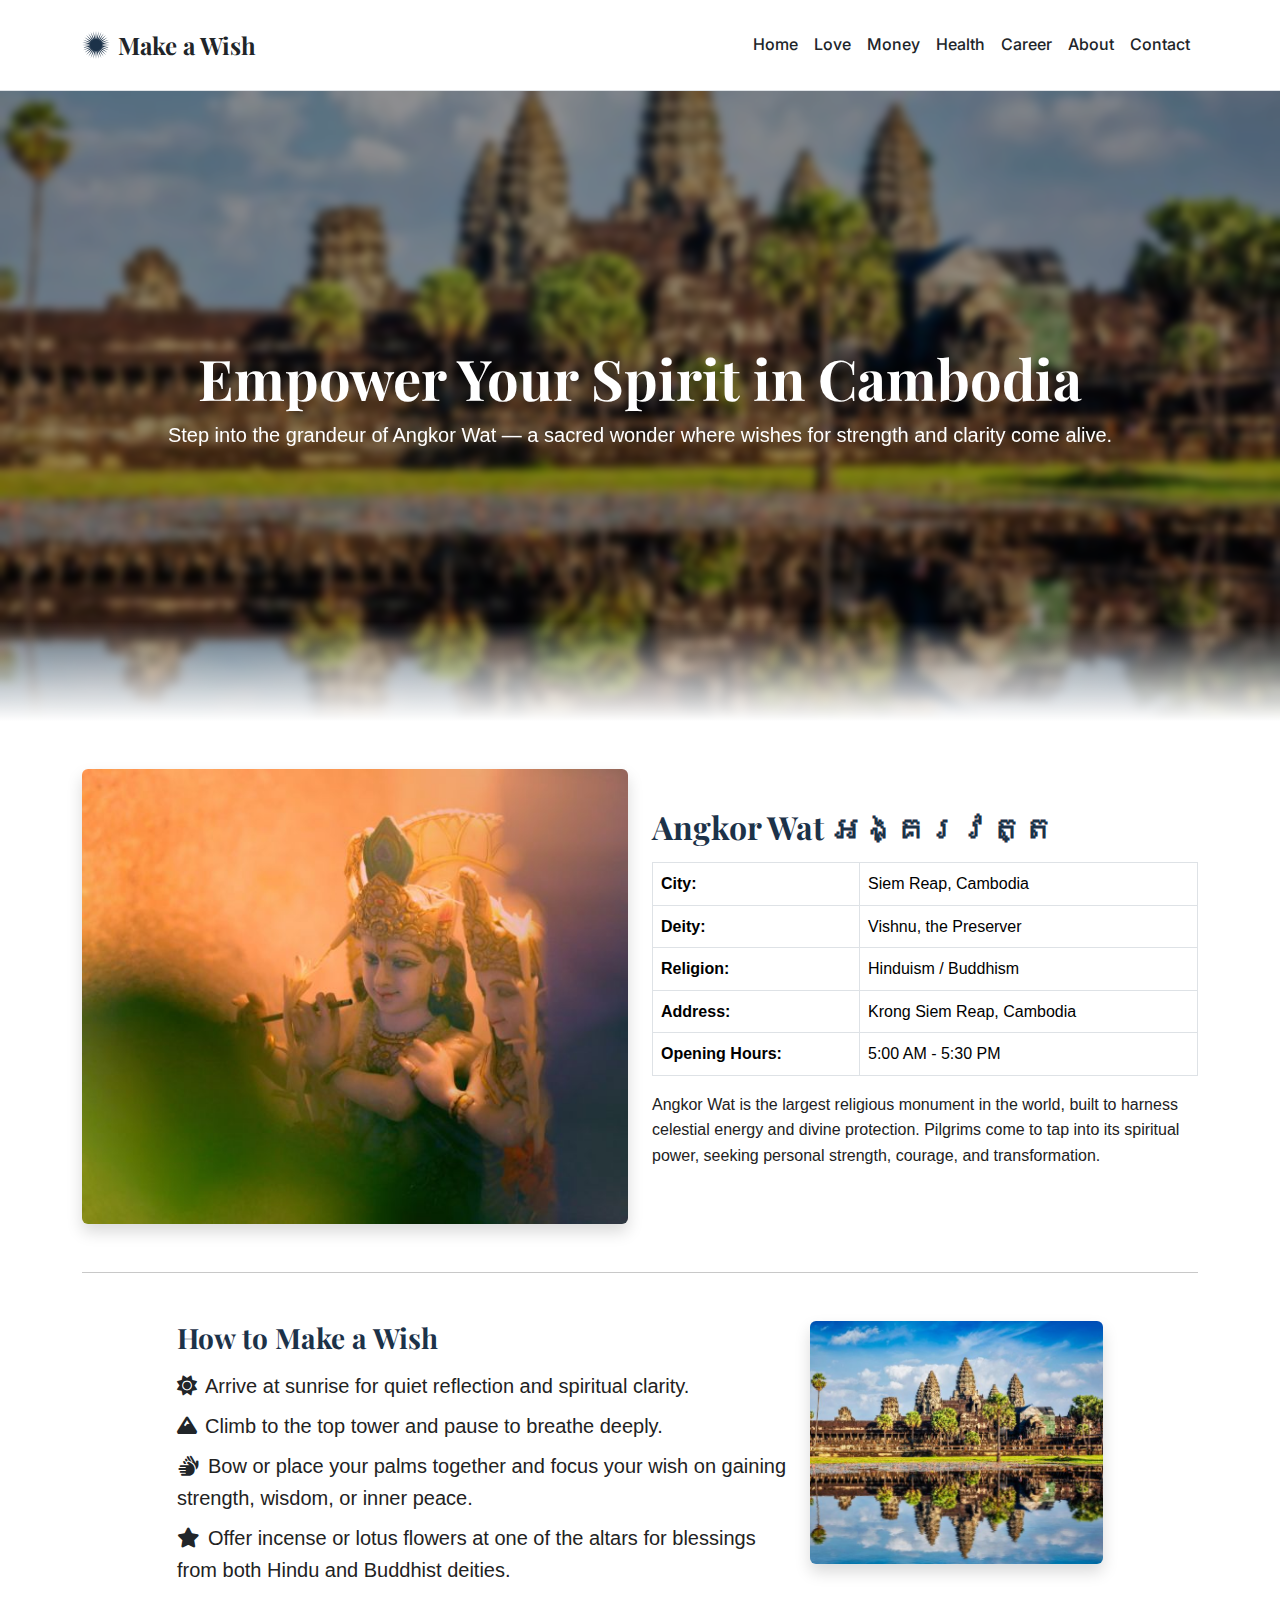
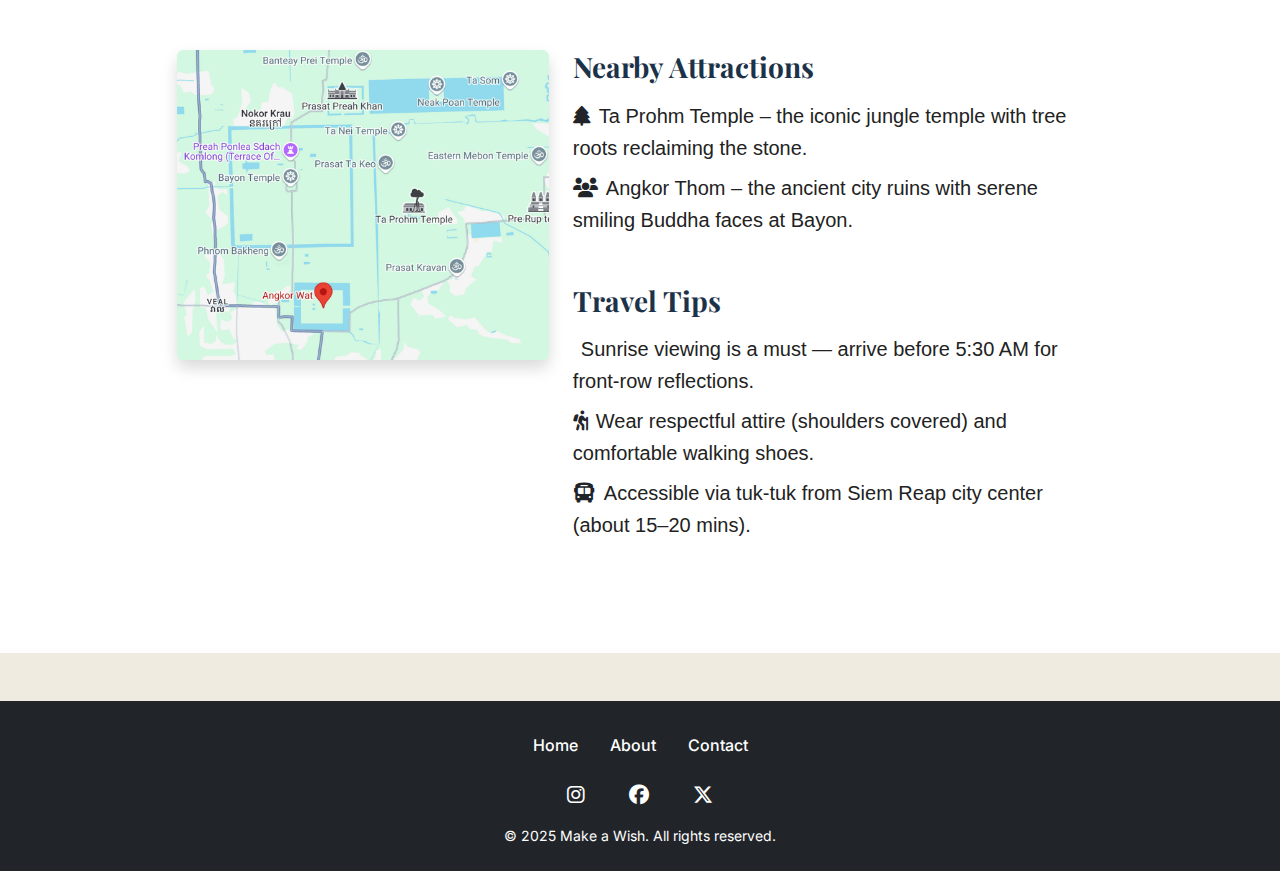
<file: power.html>
<!DOCTYPE html>
<html lang="en">
<head>
  <meta charset="UTF-8">
  <meta name="viewport" content="width=device-width, initial-scale=1.0">
  <title>Power | Angkor Wat Cambodia</title>
  <link rel="icon" href="images/starburst_dark.svg" type="image/svg+xml">
  <link href="https://cdn.jsdelivr.net/npm/bootstrap@5.3.3/dist/css/bootstrap.min.css" rel="stylesheet">
  <link rel="stylesheet" href="https://cdnjs.cloudflare.com/ajax/libs/font-awesome/6.7.2/css/all.min.css">
  <link rel="stylesheet" href="css/styles.css">
  <link href="https://fonts.googleapis.com/css2?family=Inter:wght@400;500&family=Playfair+Display:wght@500;700&display=swap" rel="stylesheet">
</head>
<body>

<!-- Header -->
<header class="py-4 border-bottom bg-white">
  <div class="container d-flex justify-content-between align-items-center">
    <a href="index.html" class="d-flex align-items-center text-decoration-none text-dark fw-bold fs-4">
      <img src="images/starburst_dark.svg" alt="Logo" class="me-2" style="width: 28px; height: 28px;">
      Make a Wish
    </a>
    <nav>
      <ul class="nav">
        <li class="nav-item"><a href="main.html" class="nav-link px-2 text-dark">Home</a></li>
        <li class="nav-item"><a href="love.html" class="nav-link px-2 text-dark">Love</a></li>
        <li class="nav-item"><a href="money.html" class="nav-link px-2 text-dark">Money</a></li>
        <li class="nav-item"><a href="health.html" class="nav-link px-2 text-dark">Health</a></li>
        <li class="nav-item"><a href="career.html" class="nav-link px-2 text-dark">Career</a></li>
        <li class="nav-item"><a href="about.html" class="nav-link px-2 text-dark">About</a></li>
        <li class="nav-item"><a href="contact.html" class="nav-link px-2 text-dark">Contact</a></li>
      </ul>
    </nav>
  </div>
</header>

<!-- Hero Section -->
<section class="hero hero-love text-center d-flex align-items-center justify-content-center" style="background-image: url('images/hero-power.jpg')">
  <div class="hero-content text-white">
    <h1 class="display-4 fw-bold">Empower Your Spirit in Cambodia</h1>
    <p class="lead">Step into the grandeur of Angkor Wat — a sacred wonder where wishes for strength and clarity come alive.</p>
  </div>
</section>

<!-- Temple Overview -->
<section class="py-5 bg-white">
  <div class="container">
    <div class="row justify-content-center align-items-center mb-5">
      <div class="col-lg-6 mb-4 mb-lg-0">
        <img src="images/power-Vishnu.jpg" alt="Angkor Wat" class="img-fluid rounded shadow">
      </div>
      <div class="col-lg-6">
        <h2 class="fw-bold mb-3">Angkor Wat អង្គរវត្ត</h2>
        <table class="table table-bordered">
          <tbody>
            <tr><th scope="row">City:</th><td>Siem Reap, Cambodia</td></tr>
            <tr><th scope="row">Deity:</th><td>Vishnu, the Preserver </td></tr>
            <tr><th scope="row">Religion:</th><td>Hinduism / Buddhism</td></tr>
            <tr><th scope="row">Address:</th><td>Krong Siem Reap, Cambodia</td></tr>
            <tr><th scope="row">Opening Hours:</th><td>5:00 AM - 5:30 PM</td></tr>
          </tbody>
        </table>
        <p class="mt-3">Angkor Wat is the largest religious monument in the world, built to harness celestial energy and divine protection. Pilgrims come to tap into its spiritual power, seeking personal strength, courage, and transformation.</p>
      </div>
    </div>

    <hr class="my-5">

    <!-- How to Make a Wish -->
    <div class="row justify-content-center mb-5">
      <div class="col-md-10">
        <div class="row align-items-start">
          <div class="col-md-8">
            <h3 class="fw-bold mb-3">How to Make a Wish</h3>
            <ol class="fs-5 temple-icons list-unstyled">
              <li class="mb-2"><i class="fas fa-sun me-2 text-dark"></i>Arrive at sunrise for quiet reflection and spiritual clarity.</li>
              <li class="mb-2"><i class="fas fa-mountain me-2 text-dark"></i>Climb to the top tower and pause to breathe deeply.</li>
              <li class="mb-2"><i class="fas fa-hands me-2 text-dark"></i>Bow or place your palms together and focus your wish on gaining strength, wisdom, or inner peace.</li>
              <li class="mb-2"><i class="fas fa-star me-2 text-dark"></i>Offer incense or lotus flowers at one of the altars for blessings from both Hindu and Buddhist deities.</li>
            </ol>
          </div>
          <div class="col-md-4">
            <img src="images/hero-power.jpg" alt="Inner Temple Shrine" class="img-fluid rounded shadow mb-4">
          </div>
        </div>

        <!-- Nearby Attractions -->
        <div class="row align-items-start mt-5">
          <div class="col-md-5 mb-4">
            <img src="images/power-map.png" alt="Angkor Wat Map" class="img-fluid rounded shadow">
          </div>
          <div class="col-md-7">
            <h3 class="fw-bold mb-3">Nearby Attractions</h3>
            <ul class="fs-5 temple-icons list-unstyled">
              <li class="mb-2"><i class="fas fa-tree me-2 text-dark"></i>Ta Prohm Temple – the iconic jungle temple with tree roots reclaiming the stone.</li>
              <li class="mb-2"><i class="fas fa-users me-2 text-dark"></i>Angkor Thom – the ancient city ruins with serene smiling Buddha faces at Bayon.</li>
            </ul>

            <h3 class="fw-bold mt-5 mb-3">Travel Tips</h3>
            <ul class="fs-5 temple-icons list-unstyled">
              <li class="mb-2"><i class="fas fa-sunrise me-2 text-dark"></i>Sunrise viewing is a must — arrive before 5:30 AM for front-row reflections.</li>
              <li class="mb-2"><i class="fas fa-hiking me-2 text-dark"></i>Wear respectful attire (shoulders covered) and comfortable walking shoes.</li>
              <li class="mb-2"><i class="fas fa-bus me-2 text-dark"></i>Accessible via tuk-tuk from Siem Reap city center (about 15–20 mins).</li>
            </ul>
          </div>
        </div>
      </div>
    </div>
  </div>
</section>

<!-- Footer -->
<footer class="bg-dark text-white text-center py-4 mt-5">
  <div class="container">
    <ul class="nav justify-content-center mb-3">
      <li class="nav-item"><a href="main.html" class="nav-link text-white">Home</a></li>
      <li class="nav-item"><a href="about.html" class="nav-link text-white">About</a></li>
      <li class="nav-item"><a href="contact.html" class="nav-link text-white">Contact</a></li>
    </ul>
    <div class="mb-3">
      <a href="https://instagram.com/templewishes" class="text-white mx-2" target="_blank"><i class="fab fa-instagram fa-lg"></i></a>
      <a href="https://facebook.com/templewishes" class="text-white mx-2" target="_blank"><i class="fab fa-facebook fa-lg"></i></a>
      <a href="https://x.com/templewishes" class="text-white mx-2" target="_blank"><i class="fab fa-x-twitter fa-lg"></i></a>
    </div>
    <p class="mb-0">&copy; 2025 Make a Wish. All rights reserved.</p>
  </div>
</footer>

<!-- Scripts -->
<script src="https://cdn.jsdelivr.net/npm/bootstrap@5.3.3/dist/js/bootstrap.bundle.min.js"></script>
<script src="js/scripts.js"></script>
</body>
</html>
</file>
<file: css/styles.css>
/* --------- CSS VARIABLES --------- */
:root {
  --color-dark: #1c3249;
  --color-light: #f0ebe1;
  --color-white: #ffffff;
  --color-text: #222222;

  --font-heading: 'Playfair Display', serif;
  --font-body: 'Inter', sans-serif;
}

/* --------- BASE --------- */
body {
  font-family: var(--font-body);
  background-color: var(--color-light);
  color: var(--color-text);
  margin: 0;
  padding: 0;
  line-height: 1.6;
  scroll-behavior: smooth;
}

img {
  max-width: 100%;
  display: block;
}

h1, h2, h3 {
  font-family: var(--font-heading);
  color: var(--color-dark);
  line-height: 1.2;
}

a,
a:hover,
a:focus {
  text-decoration: none;
}

li {
  list-style: none;
}


header a,
footer a,
.nav-link {
  font-family: 'Inter', sans-serif;
  font-weight: 500;
}

header a.fw-bold {
  font-family: 'Playfair Display', serif;
}

header .nav-link:hover {
  color: grey !important;
}

.landing-icon {
  width: 60px;
  height: auto;
  display: block;
  margin-left: auto;
  margin-right: auto;
  margin-bottom: 1.5rem;
  opacity: 0.85;
}

.section-icon {
  width: 60px;
  height: auto;
  display: block;
  margin-left: auto;
  margin-right: auto;
  margin-bottom: 1.5rem;
  opacity: 0.85;
}

/* --------- SECTIONS --------- */
.hero-section {
  background-color: var(--color-light);
  padding-top: 6rem;
  padding-bottom: 6rem;
  animation: fadeIn 1s ease-in-out;
}

.intro-section {
  background-color: var(--color-white);
  animation: fadeIn 1.2s ease-in-out;
}

.theme-section {
  background-color: var(--color-light);
  animation: fadeIn 1.4s ease-in-out;
}

.testimonial-section {
  background-color: var(--color-white);
  animation: fadeIn 1.6s ease-in-out;
}

.cta-section {
  background-color: var(--color-light);
  animation: fadeIn 1.8s ease-in-out;
}

/* --------- CARDS --------- */
.theme-card {
  border: none;
  background-color: var(--color-white);
  box-shadow: 0 2px 10px rgba(0,0,0,0.05);
  padding: 1.5rem;
  border-radius: 10px;
  transition: transform 0.3s ease;
}

.theme-card:hover {
  transform: translateY(-4px);
}

.theme-card .card-title {
  font-size: 1.25rem;
  margin-bottom: 0.5rem;
  color: var(--color-dark);
}

.theme-card .card-text {
  font-size: 0.95rem;
  color: var(--color-text);
}

.btn-dark {
  background-color: var(--color-dark);
  color: var(--color-light);
  border: none;
  font-weight: 500;
}

.btn-dark:hover {
  background-color: #16293c;
  color: var(--color-light);
}

.btn-outline-dark {
  border-color: var(--color-dark);
  color: var(--color-dark);
  font-weight: 500;
}

.btn-outline-dark:hover {
  background-color: var(--color-dark);
  color: var(--color-light);
}

/* --------- ANIMATIONS --------- */
@keyframes fadeIn {
  from {
    opacity: 0;
    transform: translateY(20px);
  }
  to {
    opacity: 1;
    transform: translateY(0);
  }
}

/* Responsive Typography */
@media (max-width: 768px) {
  .hero-section h1 {
    font-size: 2rem;
  }
  .btn {
    font-size: 1rem;
    padding: 0.6rem 1.2rem;
  }
}



#about-image {
  background-image: url("../images/about-bg.jpg");
  background-size: cover;
  background-position: center;
  height: 300px;
  border-radius: 12px;
  opacity: 0.95;
}

/* Landing Page Styles */

body, html {
  margin: 0;
  padding: 0;
  height: 100%;
  font-family: 'Helvetica Neue', sans-serif;
}

.landing {
  background: url("../images/landing-bg.jpg") center center / cover no-repeat;
  height: 100vh;
  display: flex;
  flex-direction: column;
  justify-content: center;
  align-items: center;
  text-align: center;
}

.landing h1 {
  font-size: 3rem;
  font-weight: 500;
  color: #ffffff;
  margin-bottom: 2rem;
}

.btn-hero {
  background-color: var(--color-light);
  color: var(--color-dark);
  padding: 0.75rem 2rem;
  border-radius: 50px;
  font-weight: 500;
  transition: all 0.3s ease;
  border: none;
}

.btn-hero:hover {
  background-color: transparent;
  color: var(--color-light);
}

.map-hover {
  transition: transform 0.3s ease, box-shadow 0.3s ease;
  cursor: pointer;
}

.map-hover:hover {
  transform: scale(1.05); /* slightly zooms in */
  box-shadow: 0 8px 20px rgba(0, 0, 0, 0.15); /* makes it feel like it's popping */
}


/* footer */

footer {
  background-color: var(--color-dark);
  color: var(--color-light);
  text-align: center;
  padding: 3rem 1rem;
  font-family: var(--font-body);
}

footer .nav-link {
  color: var(--color-light);
  font-weight: 500;
  font-family: var(--font-body);
  padding: 0.5rem 1rem;
}

footer a:hover {
  color:  grey ;
}

footer i {
  font-size: 1.25rem;
  margin: 0 0.75rem;
  transition: color 0.3s ease;
}

footer i:hover {
  color: var(--color-white);
}

footer p {
  font-size: 0.875rem;
  margin-top: 1rem;
}

.custom-footer {
  background-color: var(--color-dark);
  color: var(--color-light);
}


/* hero */
.hero {
  position: relative;
  min-height: 70vh;
  background-size: cover;
  background-position: center;
  background-repeat: no-repeat;
  display: flex;
  align-items: center;
  justify-content: center;
  text-align: center;
}

.hero-love {
  background-image: url("../images/hero-love.jpg");
  filter: blur(0px);
}

.hero::before {
  content: "";
  position: absolute;
  inset: 0;
  background: rgba(0, 0, 0, 0.4); /* darken for readability */
  backdrop-filter: blur(4px);
  z-index: 1;
} 

.hero-content {
  position: relative;
  z-index: 2;
  padding: 6rem;
}

.hero-content h1,
.hero-content p {
  color: white;
}

/* Optional: soft fade into next section */
.hero::after {
  content: "";
  position: absolute;
  bottom: 0;
  width: 100%;
  height: 100px;
  background: linear-gradient(to bottom, transparent, white);
  z-index: 2;
}

.temple-image {
  max-width: 100%;
  width: 100%;
  height: auto;
}
@media (min-width: 992px) {
  .temple-image {
    width: 480px; /* or whatever size feels right */
  }
}


/* images Styles */
.image-strip {
  border-top: 1px solid #ddd;
}

.image-item img {
  width: 160px;
  height: 120px;
  object-fit: cover;
  border-radius: 8px;
  box-shadow: 0 2px 6px rgba(0, 0, 0, 0.1);
}
</file>
